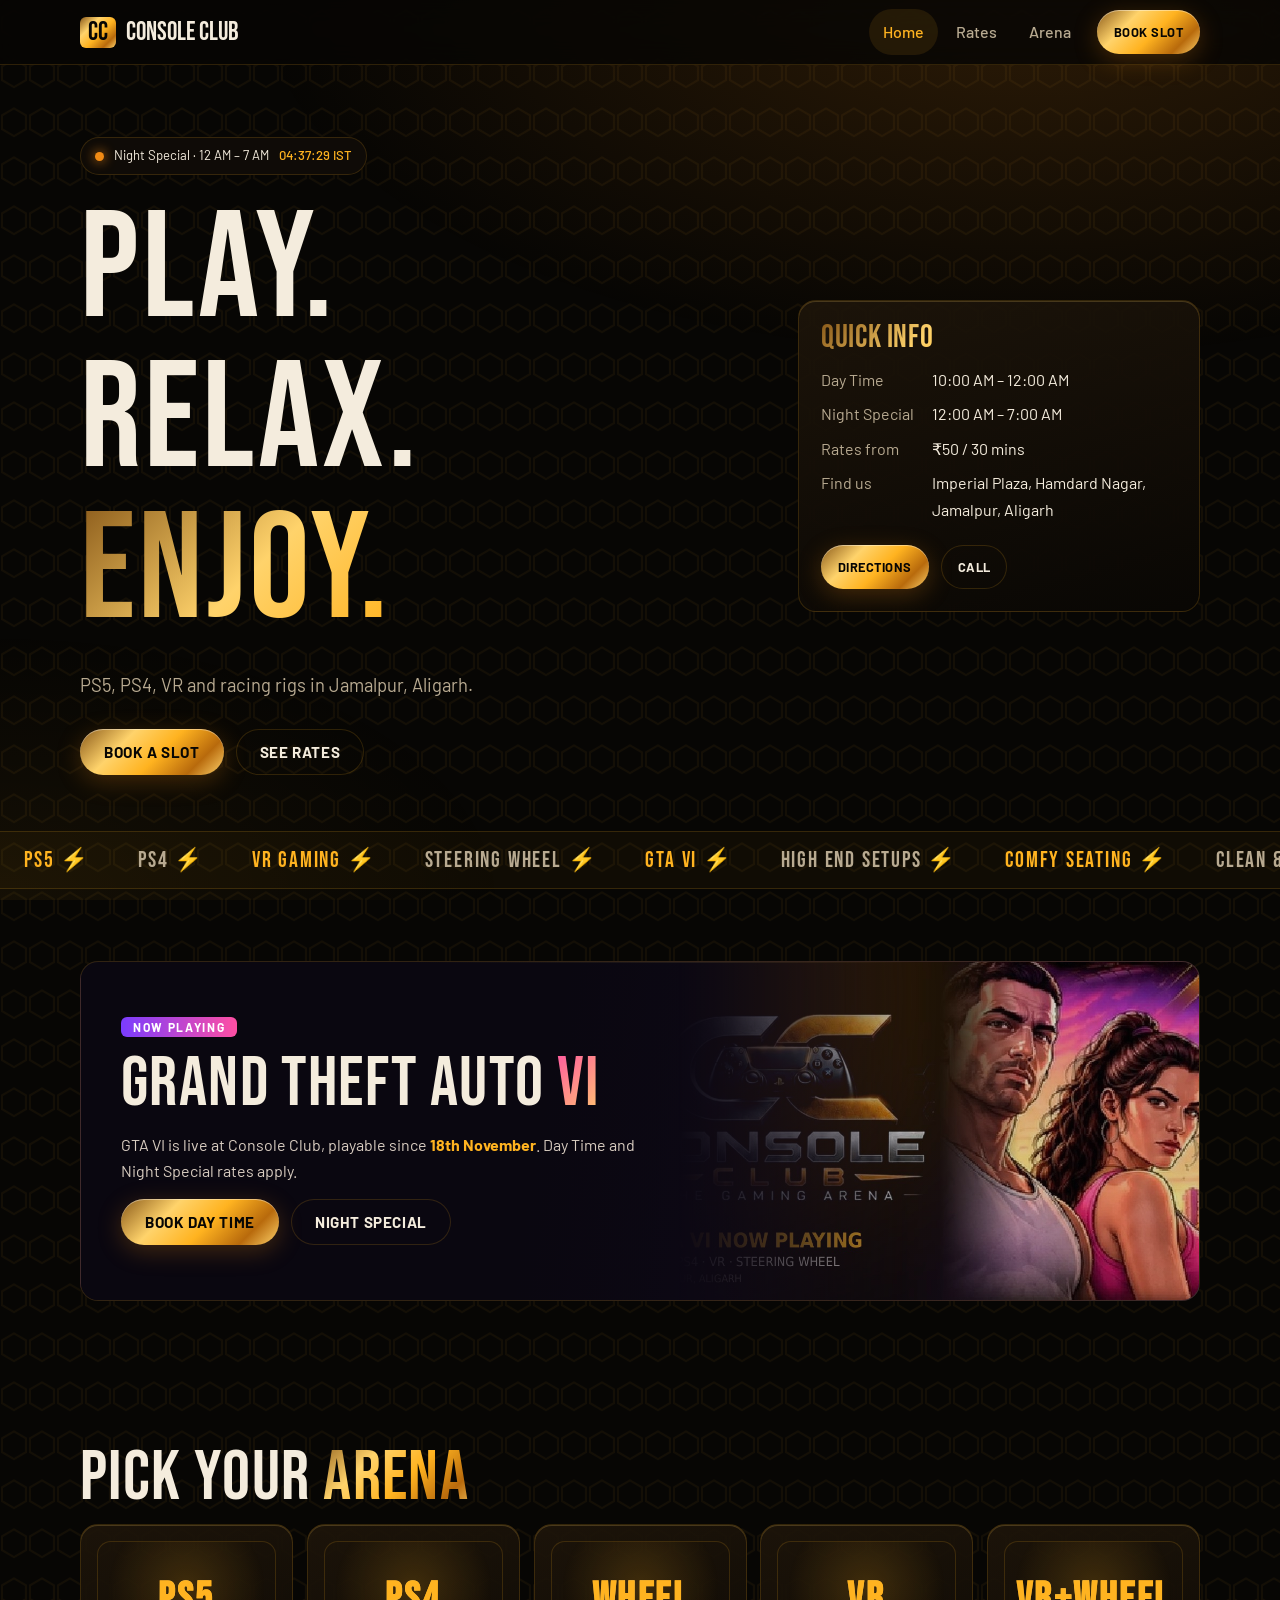
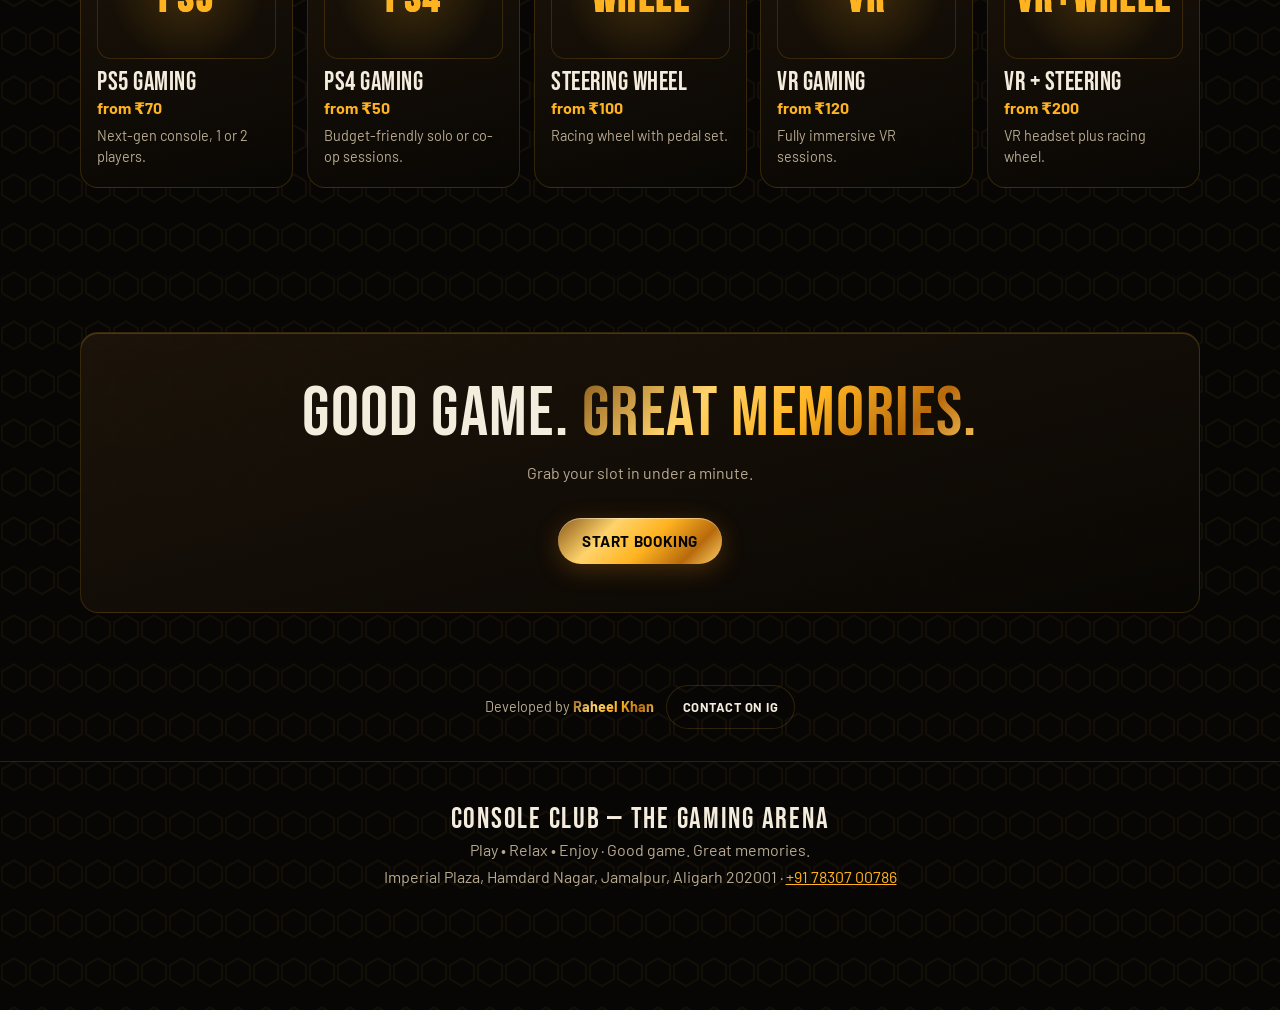
<file: index.html>
<!DOCTYPE html>
<html lang="en"><head><meta charset="utf-8"><meta name="viewport" content="width=device-width,initial-scale=1,viewport-fit=cover"><title>Console Club — The Gaming Arena | PS5, PS4, VR in Jamalpur, Aligarh</title><meta name="description" content="PS5, PS4, VR and racing rigs in Jamalpur, Aligarh. GTA VI now playing. Rates, booking and house rules."><meta name="theme-color" content="#070604">
<meta property="og:type" content="website"><meta property="og:site_name" content="Console Club"><meta property="og:locale" content="en_IN"><meta property="og:title" content="Console Club — The Gaming Arena | PS5, PS4, VR in Jamalpur, Aligarh"><meta property="og:description" content="PS5, PS4, VR and racing rigs in Jamalpur, Aligarh. GTA VI now playing. Rates, booking and house rules.">
<meta property="og:image" content="https://consoleclub.onrender.com/og-image.jpg"><meta property="og:image:width" content="1200"><meta property="og:image:height" content="630">
<meta name="twitter:card" content="summary_large_image"><meta name="twitter:title" content="Console Club — The Gaming Arena | PS5, PS4, VR in Jamalpur, Aligarh"><meta name="twitter:description" content="PS5, PS4, VR and racing rigs in Jamalpur, Aligarh. GTA VI now playing. Rates, booking and house rules.">
<link rel="preconnect" href="https://fonts.googleapis.com"><link rel="preconnect" href="https://fonts.gstatic.com" crossorigin><link href="https://fonts.googleapis.com/css2?family=Bebas+Neue&family=Barlow:wght@400;500;700&display=swap" rel="stylesheet"><link rel="stylesheet" href="style.css">
<script>document.documentElement.classList.add("js")</script></head>
<body data-page="home">
<noscript><div class="ns"><strong>Console Club — The Gaming Arena</strong><br>Imperial Plaza, opp. Darjeeling Food Point, beside Dawa India Outlet, Hamdard Nagar, Jamalpur, Aligarh, Uttar Pradesh 202001<br>Day Time 10:00 AM – 12:00 AM · Night Special 12:00 AM – 7:00 AM<br><a href="tel:+917830700786">+91 78307 00786</a> · <a href="https://wa.me/917830700786">WhatsApp</a> · <a href="https://maps.app.goo.gl/ecQEYEdN6ZVGn4866">Directions</a><br><a href="index.html">Home</a> · <a href="rates.html">Rates</a> · <a href="book.html">Book</a> · <a href="arena.html">Arena</a><br>Please enable JavaScript for live rates and online booking.</div></noscript>
<main>
<section class="w hero"><div>
<div class="badge" id="st"><i></i><span id="stT">Checking IST…</span><b id="clk">--:--:-- IST</b></div>
<h1 aria-label="Play. Relax. Enjoy."><span class="ln"><span>PLAY.</span></span><span class="ln"><span>RELAX.</span></span><span class="ln"><span class="gold">ENJOY.</span></span></h1>
<p class="sub">PS5, PS4, VR and racing rigs in Jamalpur, Aligarh.</p>
<div class="cta"><a class="btn" href="book.html">Book a slot</a><a class="btn gh" href="rates.html">See rates</a></div></div>
<aside class="info tilt flat" aria-label="Quick info"><h3 class="gold">QUICK INFO</h3>
<dl><dt>Day Time</dt><dd>10:00 AM – 12:00 AM</dd><dt>Night Special</dt><dd>12:00 AM – 7:00 AM</dd><dt>Rates from</dt><dd>₹50 / 30 mins</dd><dt>Find us</dt><dd>Imperial Plaza, Hamdard Nagar, Jamalpur, Aligarh</dd></dl>
<div class="cta"><a class="btn sm" data-dir target="_blank" rel="noopener">Directions</a><a class="btn gh sm" data-call>Call</a></div></aside></section>
<div class="mq" aria-hidden="true"><div id="mq"></div></div>
<section class="w"><div class="gta tilt flat rv"><img src="gta-hero.jpg" alt="" width="500" height="370" loading="lazy"><span class="tag">NOW PLAYING</span><h2>GRAND THEFT AUTO <span>VI</span></h2>
<p>GTA VI is live at Console Club, playable since <b>18th November</b>. Day Time and Night Special rates apply.</p>
<div class="cta"><a class="btn" href="book.html?s=day&amp;d=1">Book Day Time</a><a class="btn gh" href="book.html?s=night">Night Special</a></div></div></section>
<section class="w"><h2 class="rv">PICK YOUR <span class="gold">ARENA</span></h2><p class="swipe" aria-hidden="true">Swipe <i>→</i></p>
<div class="rail rv" data-gear></div></section>
<section class="w"><div class="tilt flat rv" style="text-align:center;padding:48px 20px"><h2>GOOD GAME. <span class="gold">GREAT MEMORIES.</span></h2><p class="lead" style="margin-inline:auto">Grab your slot in under a minute.</p><a class="btn" href="book.html">Start booking</a></div></section>
<div class="w" style="display:flex;justify-content:center;align-items:center;gap:12px;flex-wrap:wrap;padding:0 0 32px;color:var(--mu);font-size:.9rem"><span>Developed by <b class="gold" style="font-weight:700">Raheel Khan</b></span><a class="btn gh sm" href="https://www.instagram.com/not_your_rahi_/" target="_blank" rel="noopener">Contact on IG</a></div>
</main><script src="app.js"></script></body></html>
</file>
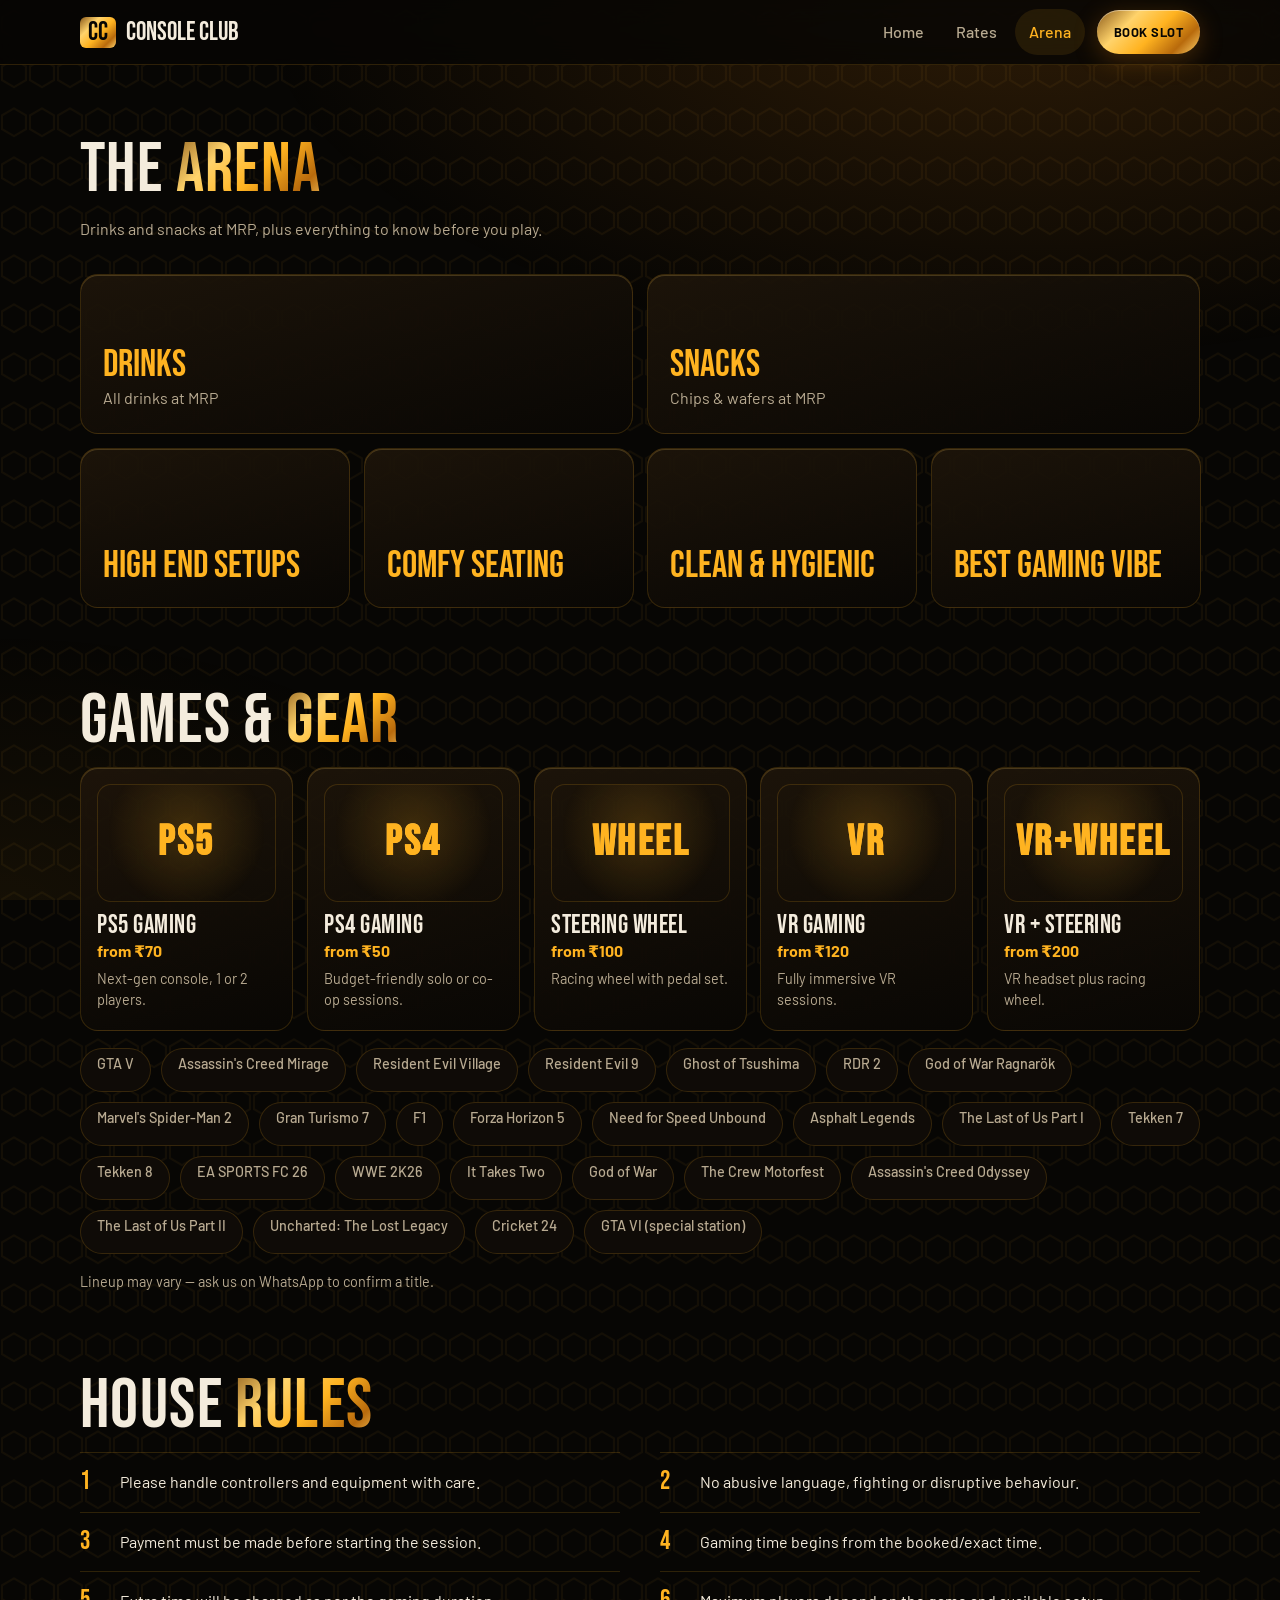
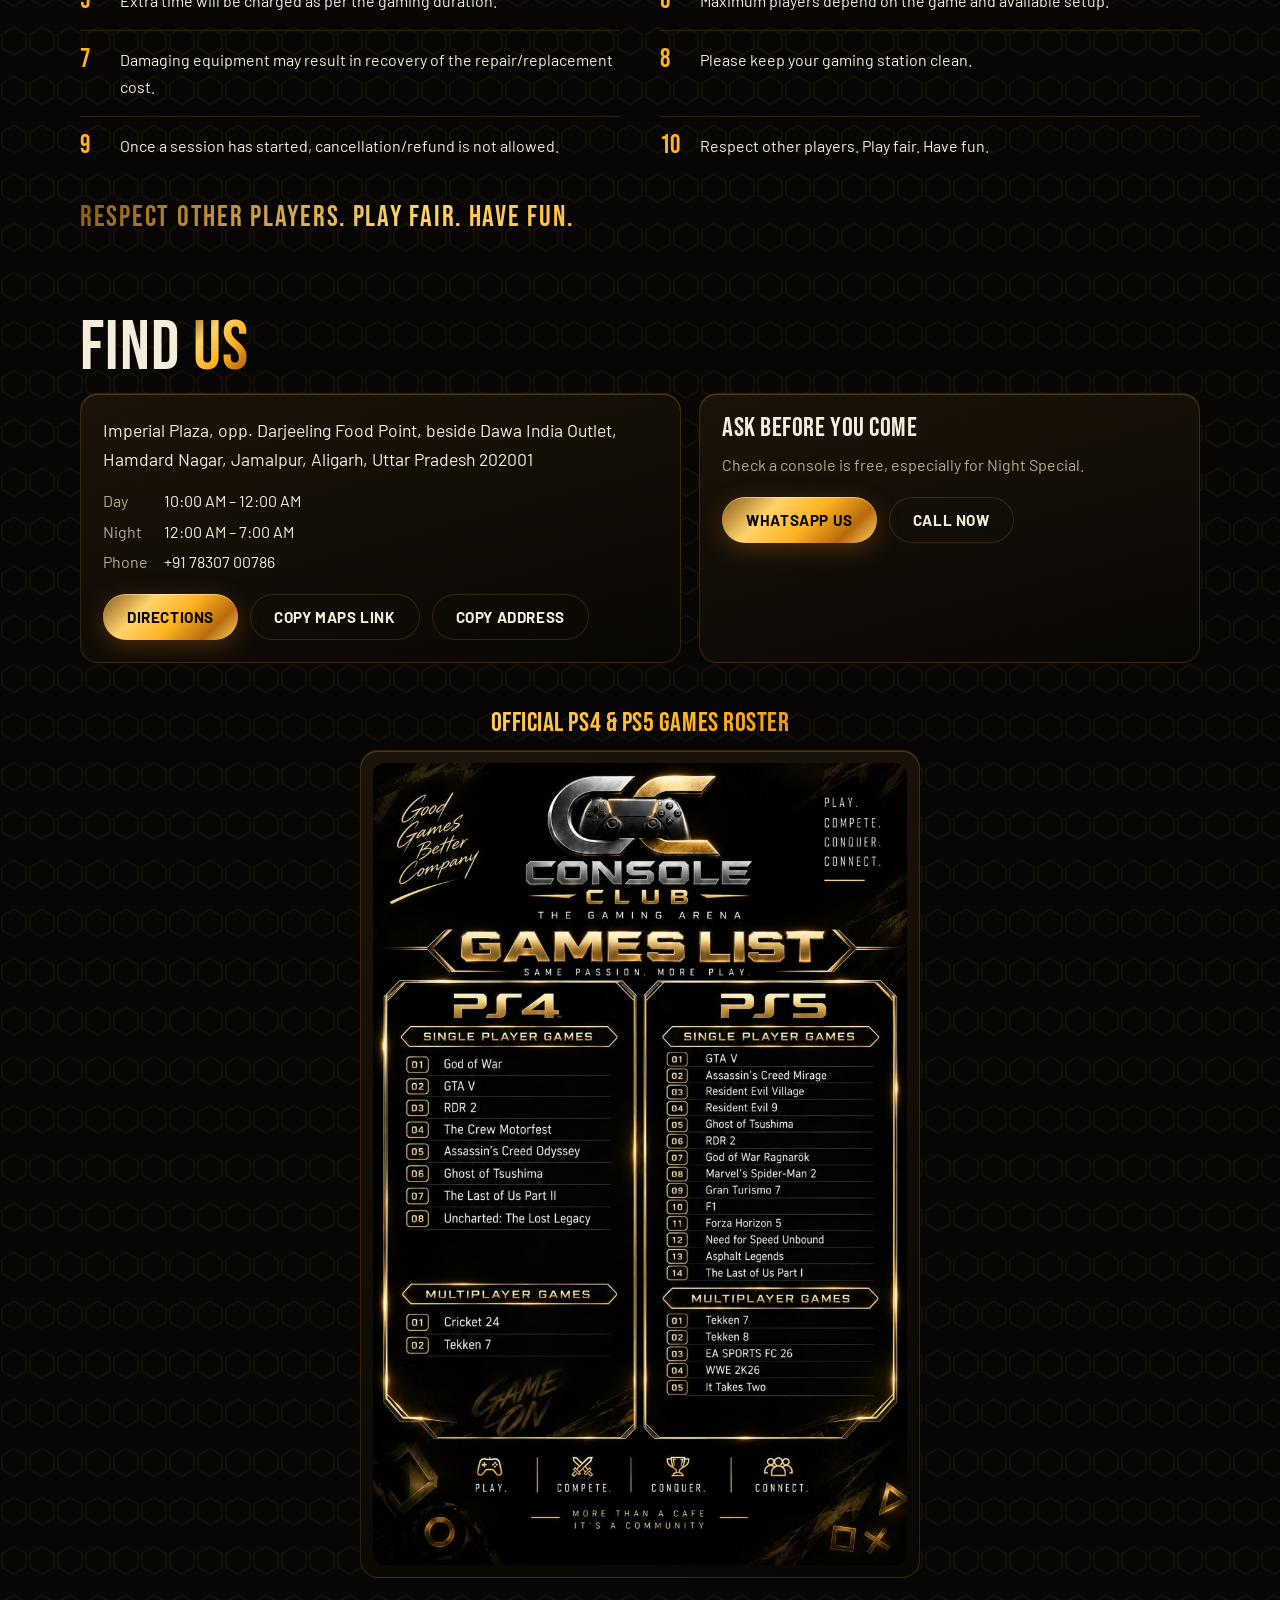
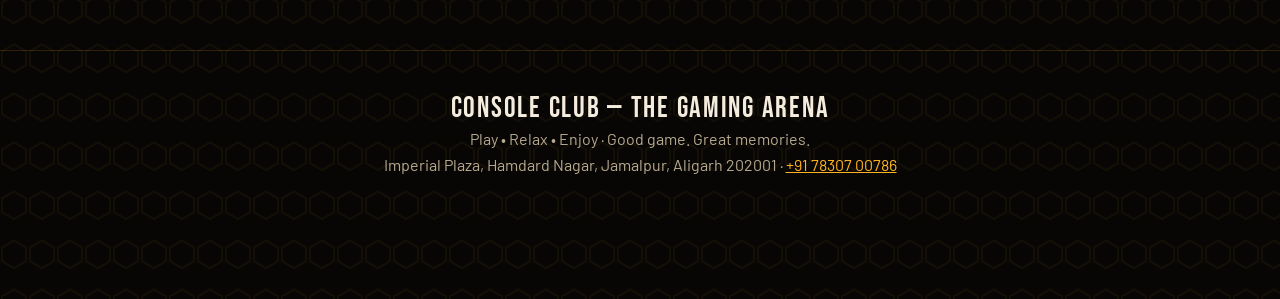
<file: arena.html>
<!DOCTYPE html>
<html lang="en"><head><meta charset="utf-8"><meta name="viewport" content="width=device-width,initial-scale=1,viewport-fit=cover"><title>The Arena — Games, Gear, House Rules & Location | Console Club</title><meta name="description" content="Games, gear, house rules and directions for Console Club, Jamalpur, Aligarh."><meta name="theme-color" content="#070604">
<meta property="og:type" content="website"><meta property="og:site_name" content="Console Club"><meta property="og:locale" content="en_IN"><meta property="og:title" content="The Arena — Games, Gear, House Rules & Location | Console Club"><meta property="og:description" content="Games, gear, house rules and directions for Console Club, Jamalpur, Aligarh.">
<meta property="og:image" content="https://consoleclub.onrender.com/og-image.jpg"><meta property="og:image:width" content="1200"><meta property="og:image:height" content="630">
<meta name="twitter:card" content="summary_large_image"><meta name="twitter:title" content="The Arena — Games, Gear, House Rules & Location | Console Club"><meta name="twitter:description" content="Games, gear, house rules and directions for Console Club, Jamalpur, Aligarh.">
<link rel="preconnect" href="https://fonts.googleapis.com"><link rel="preconnect" href="https://fonts.gstatic.com" crossorigin><link href="https://fonts.googleapis.com/css2?family=Bebas+Neue&family=Barlow:wght@400;500;700&display=swap" rel="stylesheet"><link rel="stylesheet" href="style.css">
<script>document.documentElement.classList.add("js")</script></head>
<body data-page="arena">
<noscript><div class="ns"><strong>Console Club — The Gaming Arena</strong><br>Imperial Plaza, opp. Darjeeling Food Point, beside Dawa India Outlet, Hamdard Nagar, Jamalpur, Aligarh, Uttar Pradesh 202001<br>Day Time 10:00 AM – 12:00 AM · Night Special 12:00 AM – 7:00 AM<br><a href="tel:+917830700786">+91 78307 00786</a> · <a href="https://wa.me/917830700786">WhatsApp</a> · <a href="https://maps.app.goo.gl/ecQEYEdN6ZVGn4866">Directions</a><br><a href="index.html">Home</a> · <a href="rates.html">Rates</a> · <a href="book.html">Book</a> · <a href="arena.html">Arena</a><br>Please enable JavaScript for live rates and online booking.</div></noscript>
<main class="w pg">
<h2>THE <span class="gold">ARENA</span></h2><p class="lead">Drinks and snacks at MRP, plus everything to know before you play.</p>
<div class="bento rv"><div class="tilt wd"><em>DRINKS</em><p>All drinks at MRP</p></div><div class="tilt wd"><em>SNACKS</em><p>Chips &amp; wafers at MRP</p></div>
<div class="tilt"><em>HIGH END SETUPS</em></div><div class="tilt"><em>COMFY SEATING</em></div><div class="tilt"><em>CLEAN &amp; HYGIENIC</em></div><div class="tilt"><em>BEST GAMING VIBE</em></div></div>
<h2 id="games" style="margin-top:80px">GAMES &amp; <span class="gold">GEAR</span></h2><p class="swipe" aria-hidden="true">Swipe <i>→</i></p>
<div class="rail rv" data-gear></div>
<div class="chips" id="lib" style="margin-top:16px"></div><p class="note">Lineup may vary — ask us on WhatsApp to confirm a title.</p>
<h2 style="margin-top:80px">HOUSE <span class="gold">RULES</span></h2><ol class="rules rv" id="rules"></ol><p class="fair gold">Respect other players. Play Fair. Have Fun.</p>
<h2 style="margin-top:80px">FIND <span class="gold">US</span></h2>
<div class="loc rv"><div class="tilt flat"><address>Imperial Plaza, opp. Darjeeling Food Point, beside Dawa India Outlet, Hamdard Nagar, Jamalpur, Aligarh, Uttar Pradesh 202001</address>
<dl><dt>Day</dt><dd>10:00 AM – 12:00 AM</dd><dt>Night</dt><dd>12:00 AM – 7:00 AM</dd><dt>Phone</dt><dd id="ph"></dd></dl>
<div class="cta"><a class="btn" data-dir target="_blank" rel="noopener">Directions</a><button class="btn gh" id="cpm">Copy Maps link</button><button class="btn gh" id="cpa">Copy address</button></div></div>
<div class="tilt flat"><h3>ASK BEFORE YOU COME</h3><p class="lead" style="margin:10px 0 18px">Check a console is free, especially for Night Special.</p><div class="cta"><a class="btn" data-wa target="_blank" rel="noopener">WhatsApp us</a><a class="btn gh" id="call">Call now</a></div></div></div>

<div style="margin-top:48px;text-align:center" class="rv">
  <h3 class="gold" style="margin-bottom:14px">OFFICIAL PS4 &amp; PS5 GAMES ROSTER</h3>
  <div class="tilt flat" style="max-width:560px;margin:0 auto;padding:12px"><img src="games-poster.jpg" alt="Console Club Games List" style="width:100%;border-radius:12px;display:block"></div>
</div>
</main><script src="app.js"></script></body></html>
</file>
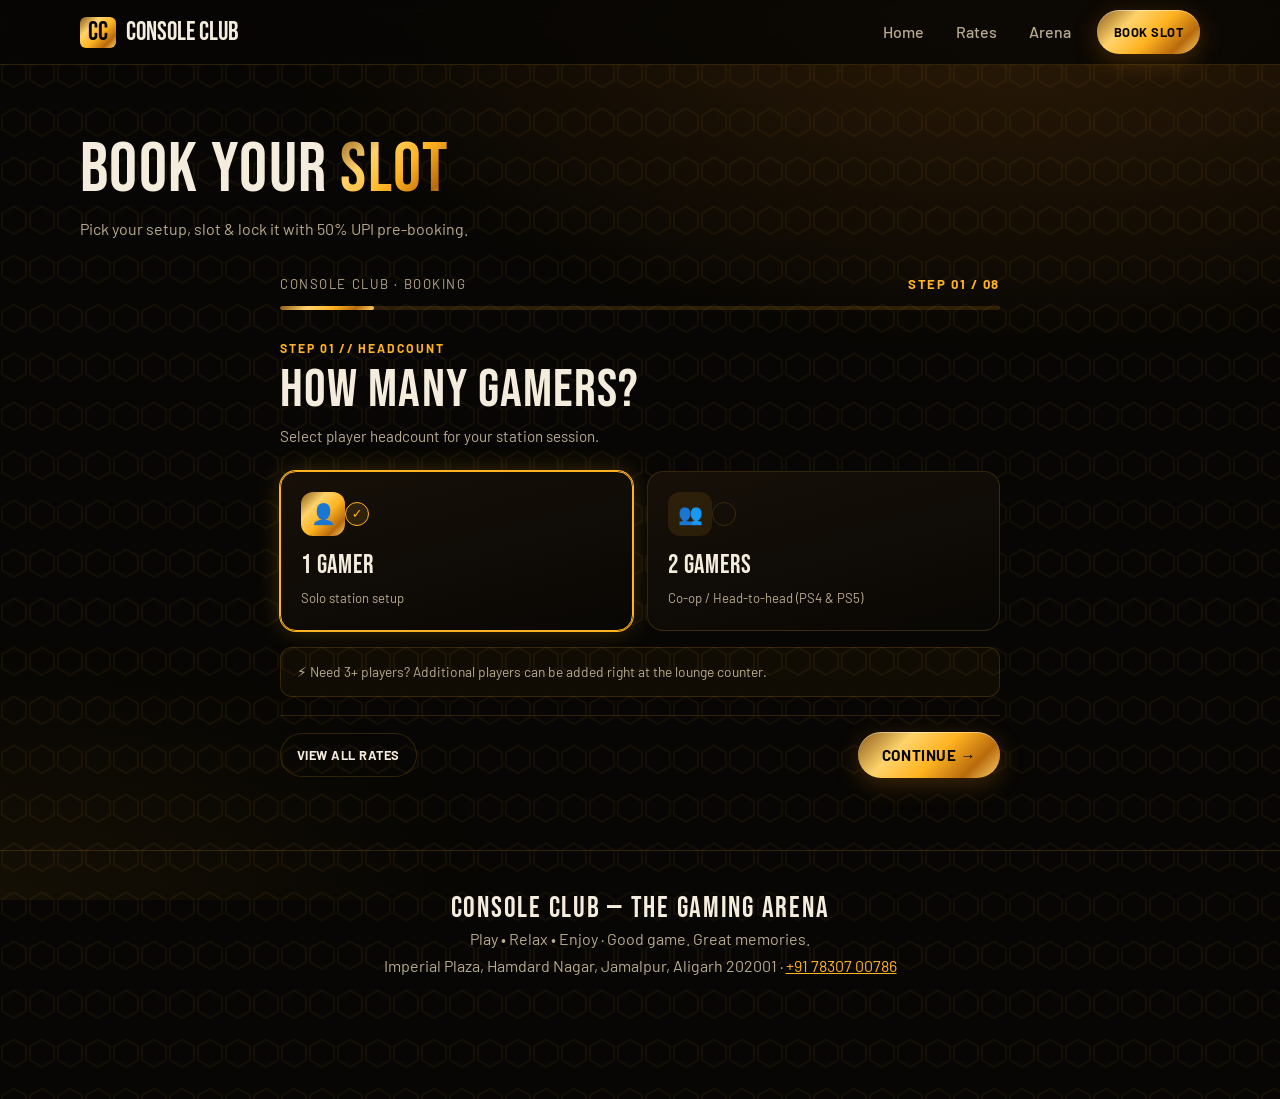
<file: book.html>
<!DOCTYPE html>
<html lang="en"><head><meta charset="utf-8"><meta name="viewport" content="width=device-width,initial-scale=1,viewport-fit=cover"><title>Book a Slot — Console Club</title><meta name="description" content="Book your Console Club gaming slot in a few quick steps, with 50% UPI pre-booking."><meta name="theme-color" content="#070604">
<meta property="og:type" content="website"><meta property="og:site_name" content="Console Club"><meta property="og:locale" content="en_IN"><meta property="og:title" content="Book a Slot — Console Club"><meta property="og:description" content="Book your Console Club gaming slot in a few quick steps, with 50% UPI pre-booking.">
<meta property="og:image" content="https://consoleclub.onrender.com/og-image.jpg"><meta property="og:image:width" content="1200"><meta property="og:image:height" content="630">
<meta name="twitter:card" content="summary_large_image"><meta name="twitter:title" content="Book a Slot — Console Club"><meta name="twitter:description" content="Book your Console Club gaming slot in a few quick steps, with 50% UPI pre-booking.">
<link rel="preconnect" href="https://fonts.googleapis.com"><link rel="preconnect" href="https://fonts.gstatic.com" crossorigin><link href="https://fonts.googleapis.com/css2?family=Bebas+Neue&family=Barlow:wght@400;500;700&display=swap" rel="stylesheet"><link rel="stylesheet" href="style.css">
<script>document.documentElement.classList.add("js")</script></head>
<body data-page="book">
<noscript><div class="ns"><strong>Console Club — The Gaming Arena</strong><br>Imperial Plaza, opp. Darjeeling Food Point, beside Dawa India Outlet, Hamdard Nagar, Jamalpur, Aligarh, Uttar Pradesh 202001<br>Day Time 10:00 AM – 12:00 AM · Night Special 12:00 AM – 7:00 AM<br><a href="tel:+917830700786">+91 78307 00786</a> · <a href="https://wa.me/917830700786">WhatsApp</a> · <a href="https://maps.app.goo.gl/ecQEYEdN6ZVGn4866">Directions</a><br><a href="index.html">Home</a> · <a href="rates.html">Rates</a> · <a href="book.html">Book</a> · <a href="arena.html">Arena</a><br>Please enable JavaScript for live rates and online booking.</div></noscript>
<main class="w pg"><h2>BOOK YOUR <span class="gold">SLOT</span></h2><p class="lead">Pick your setup, slot & lock it with 50% UPI pre-booking.</p><div id="app"><p class="note">Loading booking…</p></div></main><script src="app.js"></script></body></html>
</file>
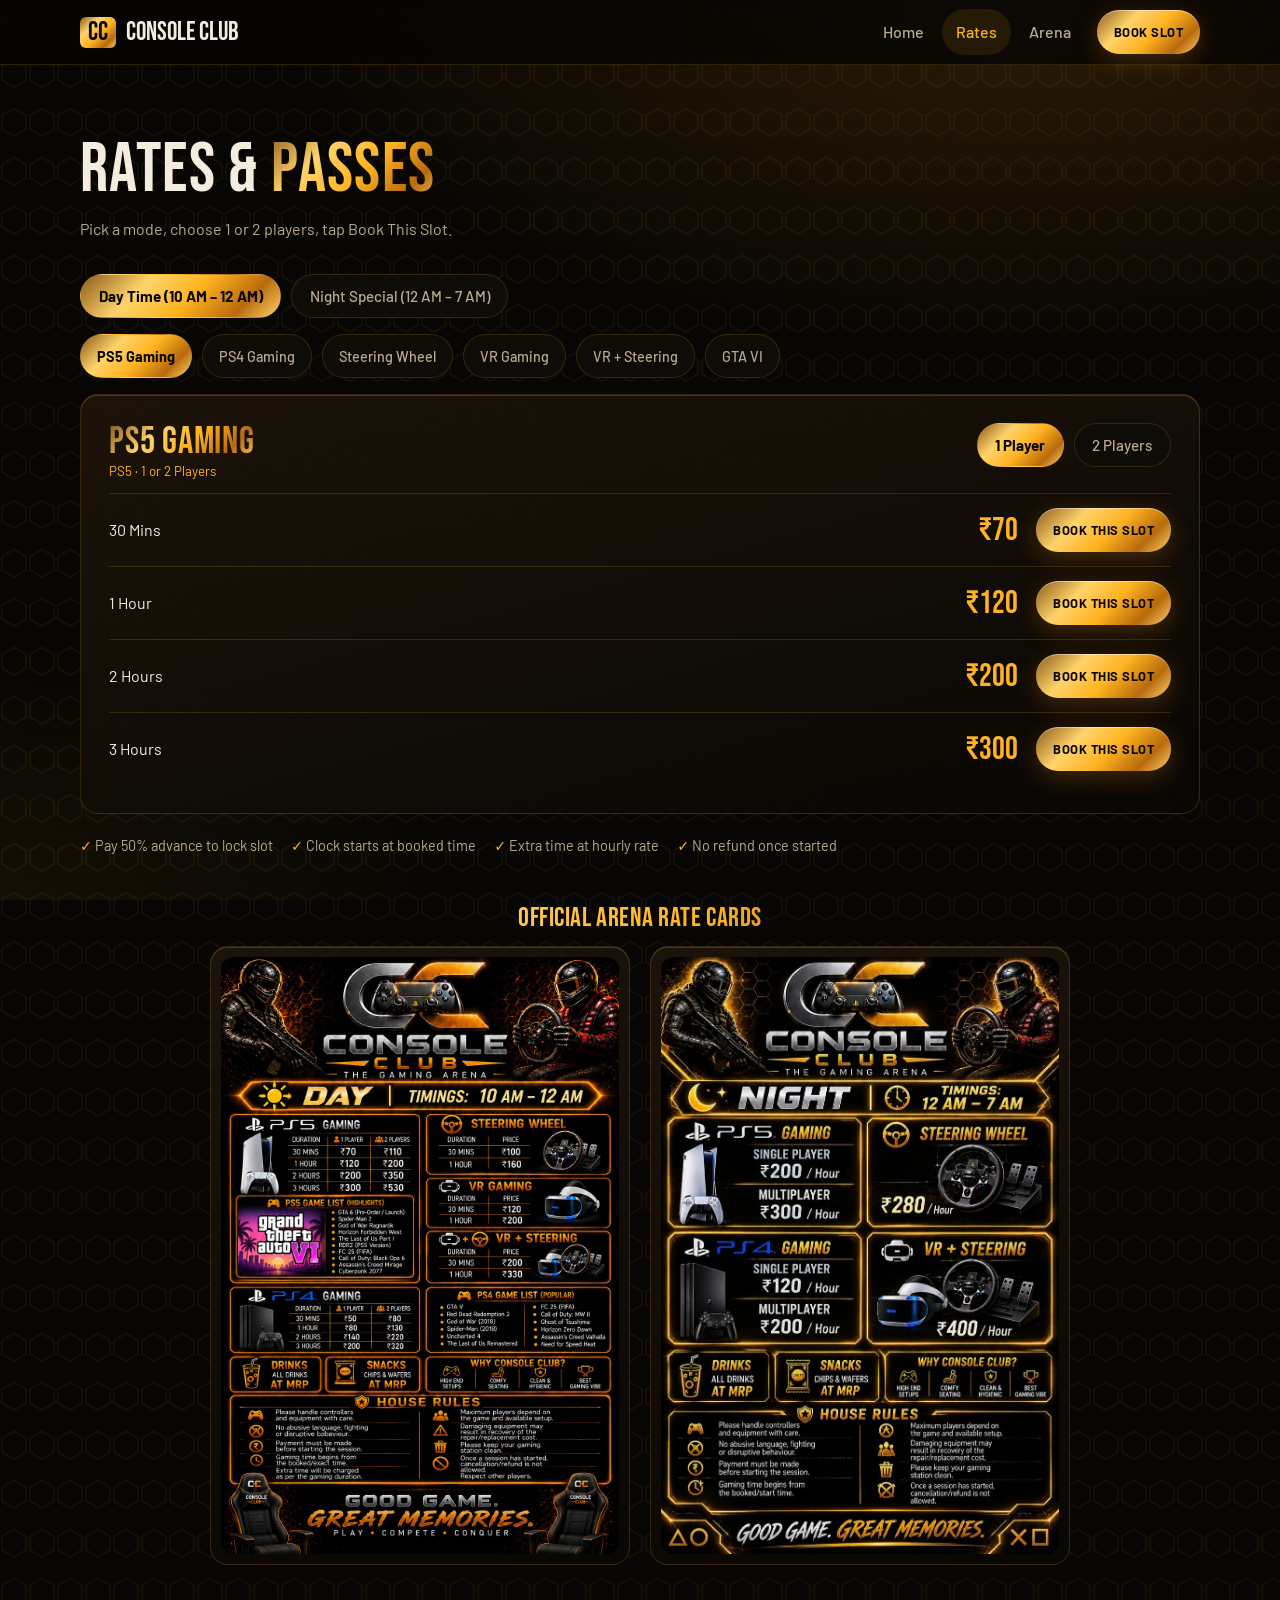
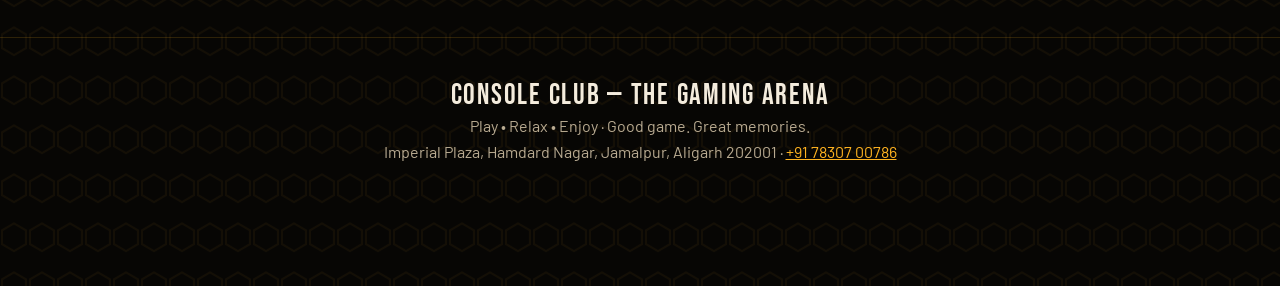
<file: rates.html>
<!DOCTYPE html>
<html lang="en"><head><meta charset="utf-8"><meta name="viewport" content="width=device-width,initial-scale=1,viewport-fit=cover"><title>Rates & Passes — Console Club, Jamalpur Aligarh</title><meta name="description" content="PS5, PS4, steering wheel, VR, Day Time and Night Special rates at Console Club."><meta name="theme-color" content="#070604">
<meta property="og:type" content="website"><meta property="og:site_name" content="Console Club"><meta property="og:locale" content="en_IN"><meta property="og:title" content="Rates & Passes — Console Club, Jamalpur Aligarh"><meta property="og:description" content="PS5, PS4, steering wheel, VR, Day Time and Night Special rates at Console Club.">
<meta property="og:image" content="https://consoleclub.onrender.com/og-image.jpg"><meta property="og:image:width" content="1200"><meta property="og:image:height" content="630">
<meta name="twitter:card" content="summary_large_image"><meta name="twitter:title" content="Rates & Passes — Console Club, Jamalpur Aligarh"><meta name="twitter:description" content="PS5, PS4, steering wheel, VR, Day Time and Night Special rates at Console Club.">
<link rel="preconnect" href="https://fonts.googleapis.com"><link rel="preconnect" href="https://fonts.gstatic.com" crossorigin><link href="https://fonts.googleapis.com/css2?family=Bebas+Neue&family=Barlow:wght@400;500;700&display=swap" rel="stylesheet"><link rel="stylesheet" href="style.css">
<script>document.documentElement.classList.add("js")</script></head>
<body data-page="rates">
<noscript><div class="ns"><strong>Console Club — The Gaming Arena</strong><br>Imperial Plaza, opp. Darjeeling Food Point, beside Dawa India Outlet, Hamdard Nagar, Jamalpur, Aligarh, Uttar Pradesh 202001<br>Day Time 10:00 AM – 12:00 AM · Night Special 12:00 AM – 7:00 AM<br><a href="tel:+917830700786">+91 78307 00786</a> · <a href="https://wa.me/917830700786">WhatsApp</a> · <a href="https://maps.app.goo.gl/ecQEYEdN6ZVGn4866">Directions</a><br><a href="index.html">Home</a> · <a href="rates.html">Rates</a> · <a href="book.html">Book</a> · <a href="arena.html">Arena</a><br>Please enable JavaScript for live rates and online booking.</div></noscript>
<main class="w pg"><h2>RATES &amp; <span class="gold">PASSES</span></h2><p class="lead">Pick a mode, choose 1 or 2 players, tap Book This Slot.</p><div id="app"><p class="note">Loading rates…</p></div>
<div style="margin-top:48px;text-align:center" class="rv">
  <h3 class="gold" style="margin-bottom:14px">OFFICIAL ARENA RATE CARDS</h3>
  <div style="display:grid;grid-template-columns:repeat(auto-fit,minmax(280px,1fr));gap:20px;max-width:860px;margin:0 auto">
    <div class="tilt flat" style="padding:10px"><img src="arena-poster.jpg" alt="Console Club Day Rates" style="width:100%;border-radius:12px;display:block"></div>
    <div class="tilt flat" style="padding:10px"><img src="rates-poster.jpg" alt="Console Club Night Rates" style="width:100%;border-radius:12px;display:block"></div>
  </div>
</div>
</main><script src="app.js"></script></body></html>
</file>
<file: style.css>
/* Console Club — stylesheet. Palette from the posters: black, gold, amber, chrome. */
/* 1. Tokens & base */
:root{--bg:#070604;--s1:#0f0b07;--ln:rgba(255,179,32,.16);--g:#FFB320;--a:#F08A14;--tx:#F4ECDD;--mu:#B8AA91;--e:cubic-bezier(.16,1,.3,1);
--gold:linear-gradient(135deg,#8a5a1a,#ffd36b 30%,#ffb320 55%,#b86a0c 80%,#ffd36b);
--hex:url("data:image/svg+xml,%3Csvg xmlns='http://www.w3.org/2000/svg' width='28' height='49' viewBox='0 0 28 49'%3E%3Cpath d='M13.99 9.25l13 7.5v15l-13 7.5L1 31.75v-15l12.99-7.5zM3 17.9v12.7l10.99 6.34 11-6.34V17.9l-11-6.34L3 17.9z' fill='%23FFB320' fill-opacity='.05'/%3E%3C/svg%3E");
--cf:radial-gradient(#000 15%,transparent 16%) 0 0/8px 8px,radial-gradient(#000 15%,transparent 16%) 4px 4px/8px 8px,radial-gradient(rgba(255,255,255,.09) 15%,transparent 20%) 0 1px/8px 8px,radial-gradient(rgba(255,255,255,.09) 15%,transparent 20%) 4px 5px/8px 8px}
*{box-sizing:border-box;margin:0;-webkit-tap-highlight-color:transparent}
html{scroll-behavior:smooth;scroll-padding:76px 0 120px}
body{background:var(--bg) var(--hex);color:var(--tx);font:400 1rem/1.65 Barlow,system-ui,sans-serif;overflow-x:hidden;animation:fi .25s var(--e)}
body:before{content:"";position:fixed;inset:0;z-index:-1;pointer-events:none;background:radial-gradient(60% 40% at 80% 0,rgba(240,138,20,.16),transparent),radial-gradient(40% 30% at 0 100%,rgba(255,179,32,.06),transparent)}
@keyframes fi{from{opacity:0}}@keyframes fo{to{opacity:0}}
@view-transition{navigation:auto}
::view-transition-old(root){animation:fo .22s ease both}::view-transition-new(root){animation:fi .4s var(--e) both}
[hidden]{display:none!important}
.w{width:min(1120px,100% - 36px);margin-inline:auto}
section,.pg{padding:72px 0}
h1,h2,h3{font:400 1rem 'Bebas Neue',sans-serif;line-height:.95;letter-spacing:.02em}
h2{font-size:clamp(2.6rem,8vw,4.4rem);margin-bottom:12px}h3{font-size:1.7rem}
.gold{background:var(--gold);-webkit-background-clip:text;background-clip:text;color:transparent}
.lead{color:var(--mu);max-width:52ch;margin-bottom:32px}.note{color:var(--mu);font-size:.9rem;margin-top:12px}
a{color:var(--g)}:focus-visible{outline:2px solid var(--g);outline-offset:3px}
.skip{position:absolute;left:12px;top:-60px;z-index:1000;background:var(--g);color:#070604;padding:8px 14px;border-radius:8px;font-weight:700;transition:top .18s}.skip:focus{top:8px}
.ns{padding:24px;margin:16px;border:1px solid var(--ln);border-radius:14px;background:var(--s1);line-height:1.8}

/* 2. Buttons */
.btn{display:inline-flex;align-items:center;justify-content:center;gap:8px;min-height:46px;background:var(--gold);color:#070604;font:700 .95rem Barlow,sans-serif;letter-spacing:.04em;text-transform:uppercase;padding:.8rem 1.5rem;border:0;border-radius:999px;cursor:pointer;text-decoration:none;touch-action:manipulation;box-shadow:0 6px 24px rgba(240,138,20,.25),inset 0 1px 0 rgba(255,255,255,.4);transition:transform .18s var(--e),opacity .18s}
.btn:hover{transform:translateY(-2px)}.btn:active{transform:scale(.97)}
.btn.gh{background:transparent;color:var(--tx);box-shadow:inset 0 0 0 1px var(--ln)}
.btn.sm{min-height:44px;padding:.5rem 1.05rem;font-size:.8rem}.btn[disabled]{opacity:.5;pointer-events:none}
.cta{display:flex;gap:12px;flex-wrap:wrap}
.lnk{background:none;border:0;color:var(--g);font:500 .9rem Barlow;cursor:pointer;text-decoration:underline;padding:0 8px;min-height:44px;display:inline-flex;align-items:center}

/* 3. Header, footer, dock, toast */
.hd{position:sticky;top:0;z-index:30;background:rgba(7,6,4,.82);backdrop-filter:blur(14px);-webkit-backdrop-filter:blur(14px);border-bottom:1px solid var(--ln);padding-top:env(safe-area-inset-top,0)}
.hd .w{display:flex;justify-content:space-between;align-items:center;height:64px}
.lg{display:flex;align-items:center;gap:10px;text-decoration:none;color:var(--tx);font:1.6rem 'Bebas Neue'}
.lg i{font-style:normal;background:var(--gold);color:#070604;padding:0 8px;border-radius:6px}
.nv{display:flex;gap:4px;align-items:center}
.nv a:not(.btn){color:var(--mu);text-decoration:none;padding:10px 14px;border-radius:999px;font-weight:500;transition:color .18s,background .18s}
.nv a:not(.btn):hover,.nv a.on{color:var(--g)}.nv a.on{background:rgba(255,179,32,.1)}.nv .btn{margin-left:8px}
footer{border-top:1px solid var(--ln);padding:40px 0 120px;color:var(--mu);text-align:center}
footer .fl{font:1.8rem 'Bebas Neue';color:var(--tx);letter-spacing:.06em}
.dock{display:none}
.toast{position:fixed;left:50%;bottom:calc(96px + env(safe-area-inset-bottom,0px));z-index:60;background:var(--gold);color:#070604;font-weight:700;padding:.7rem 1.2rem;border-radius:999px;transform:translate(-50%,20px);opacity:0;pointer-events:none;transition:transform .3s var(--e),opacity .3s var(--e)}.toast.on{transform:translate(-50%,0);opacity:1}

/* 4. Hero */
.hero{display:grid;grid-template-columns:1.25fr .75fr;gap:48px;align-items:center;padding:72px 0 56px}
.info{padding:28px}.info h3{font-size:2rem;margin-bottom:14px}
.info dl{display:grid;grid-template-columns:auto 1fr;gap:8px 18px;color:var(--mu);margin-bottom:22px}.info dd{color:var(--tx);margin:0}
.badge{display:inline-flex;align-items:center;gap:10px;min-height:38px;padding:6px 14px;border:1px solid var(--ln);border-radius:999px;background:var(--s1);font-size:.82rem}
.badge i{width:9px;height:9px;border-radius:50%;background:var(--mu)}
.badge.day i,.badge.night i{background:var(--g);box-shadow:0 0 12px var(--g);animation:pl 2s infinite}.badge.night i{background:var(--a);box-shadow:0 0 12px var(--a)}
.badge b{color:var(--g);font-weight:500}@keyframes pl{50%{opacity:.35}}
h1{font-size:clamp(4rem,15vw,9.5rem);margin:24px 0 20px}
.ln{display:block;overflow:hidden;padding-bottom:.04em}
.ln>span{display:block;transform:translateY(110%);animation:rs .55s var(--e) forwards .02s}.ln:nth-child(2)>span{animation-delay:.08s}.ln:nth-child(3)>span{animation-delay:.14s}
@keyframes rs{to{transform:none}}
.sub{color:var(--mu);font-size:1.15rem;max-width:44ch;margin-bottom:28px}

/* 5. Cards (tilt), marquee, GTA banner */
.tilt{position:relative;background:linear-gradient(165deg,rgba(30,21,10,.92),rgba(9,7,4,.96));border:1px solid var(--ln);border-radius:18px;padding:22px;overflow:hidden;isolation:isolate;box-shadow:inset 0 1px 0 rgba(255,211,107,.2);transform:perspective(800px) rotateX(var(--rx,0deg)) rotateY(var(--ry,0deg));transition:transform .35s var(--e),border-color .2s}
.tilt:before{content:"";position:absolute;inset:0;z-index:-1;opacity:0;transition:opacity .3s;background:radial-gradient(320px circle at var(--mx,50%) var(--my,50%),rgba(255,179,32,.2),transparent 65%)}
.tilt:hover{border-color:rgba(255,179,32,.55);transition:transform .12s linear,border-color .2s}.tilt:hover:before{opacity:1}
.tilt.flat{transform:none}
button.tilt{color:var(--tx);font:inherit;text-align:left;cursor:pointer;width:100%}
.mq{overflow:hidden;border-block:1px solid var(--ln);padding:14px 0;background:rgba(255,179,32,.04)}
.mq div{display:flex;width:max-content;animation:mq 40s linear infinite}.mq:hover div{animation-play-state:paused}
.mq span{font:1.4rem 'Bebas Neue';letter-spacing:.08em;color:var(--mu);padding:0 24px;white-space:nowrap}.mq span:nth-child(odd){color:var(--g)}
@keyframes mq{to{transform:translateX(-50%)}}
.tag{display:inline-block;font:700 .75rem Barlow;letter-spacing:.14em;background:linear-gradient(90deg,#7a3cff,#ff4fa3);color:#fff;padding:3px 12px;border-radius:6px;width:max-content}
.gta{display:grid;gap:14px;padding:40px;min-height:340px;align-content:center;background:linear-gradient(100deg,#0a0710 40%,#1b0f2e)}
.gta>*{position:relative;z-index:1;max-width:520px}.gta h2{margin:0}.gta h2 span{background:linear-gradient(135deg,#ff4fa3,#ffd36b);-webkit-background-clip:text;background-clip:text;color:transparent}
.gta p{color:#d8ccc0}.gta b{color:var(--g)}
.gta:after{content:"";position:absolute;inset:0;z-index:0;pointer-events:none;background:linear-gradient(90deg,#0a0710 30%,rgba(10,7,16,.15) 75%)}
.gta img{position:absolute;right:0;top:0;height:100%;width:62%;object-fit:cover;object-position:60% 30%;z-index:0;-webkit-mask-image:linear-gradient(90deg,transparent,#000 45%);mask-image:linear-gradient(90deg,transparent,#000 45%)}

/* 6. Gear cards, gallery */
.rail{display:grid;grid-template-columns:repeat(auto-fit,minmax(200px,1fr));gap:14px}
.swipe{display:none}
@keyframes nudge{50%{transform:translateX(5px)}}
.gc{display:block;text-decoration:none;color:var(--tx);padding:16px 16px 20px}
.gi{aspect-ratio:4/3;display:grid;place-items:center;margin-bottom:12px}.gi img{max-width:100%;max-height:100%;object-fit:contain;mix-blend-mode:screen}
.gc h3{font-size:1.6rem}.gc span{color:var(--g);font-weight:700}.gc p{color:var(--mu);font-size:.9rem;line-height:1.45;margin-top:4px}
.gal{display:grid;grid-template-columns:repeat(auto-fit,minmax(240px,1fr));gap:14px}
.gal img{width:100%;aspect-ratio:4/3;object-fit:cover;border-radius:16px;border:1px solid var(--ln)}

/* 7. Rates */
.tabs,.chips,.seg{display:flex;gap:10px;flex-wrap:wrap;margin-bottom:16px}
.tb{font:500 .95rem Barlow;color:var(--mu);background:var(--s1);border:1px solid var(--ln);border-radius:999px;min-height:44px;padding:.5rem 1.1rem;cursor:pointer;touch-action:manipulation;transition:background .18s,color .18s}
.tb[aria-pressed=true]{background:var(--gold);color:#070604;border-color:transparent;font-weight:700}.tb.st{cursor:default}
.chips .tb{min-height:44px;padding:.4rem 1rem;font-size:.9rem}
.panel{padding:28px}.ph{display:flex;justify-content:space-between;align-items:center;gap:14px;flex-wrap:wrap;margin-bottom:10px}
.ph h3{font-size:2.4rem}.ph small{display:block;color:var(--g)}.ph .th{width:92px;height:70px;object-fit:contain;mix-blend-mode:screen}
.rows{list-style:none;padding:0;min-height:276px}
.row{display:grid;grid-template-columns:1fr auto auto;gap:18px;align-items:center;padding:14px 0;border-top:1px solid var(--ln);min-height:69px}
.row b,.opt b{font:400 2rem 'Bebas Neue';color:var(--g)}.big{font:400 clamp(4rem,14vw,7rem)/1 'Bebas Neue'}
.facts{display:flex;flex-wrap:wrap;gap:8px 18px;margin-top:20px;color:var(--mu);font-size:.9rem}.facts span:before{content:"✓ ";color:var(--g)}

/* 8. Booking: stepper, options, form, sticky bar, ticket */
.stp{list-style:none;padding:0;display:grid;grid-template-columns:repeat(4,1fr);gap:8px;margin-bottom:26px}
.stp li{color:var(--mu);font-size:.85rem;border-top:3px solid var(--ln);padding-top:8px;transition:border-color .3s,color .3s}
.stp b{font:1.3rem 'Bebas Neue';margin-right:6px}.stp .cur,.stp .done{color:var(--g);border-color:var(--g)}
.stg{animation:up .5s var(--e)}@keyframes up{from{opacity:0;transform:translateY(16px)}}
.opts{display:grid;grid-template-columns:repeat(auto-fit,minmax(200px,1fr));gap:12px;margin-bottom:20px}
.opt{display:flex;justify-content:space-between;align-items:center;gap:10px;min-height:64px}.opt span{color:var(--mu)}
.opt.sel{border-color:var(--g);box-shadow:0 0 0 1px var(--g),0 0 24px rgba(255,179,32,.25)}
label{display:block;font-size:.85rem;color:var(--mu);margin-bottom:12px}
input{width:100%;min-height:48px;margin-top:5px;background:var(--bg);color:var(--tx);border:1px solid var(--ln);border-radius:12px;padding:.8rem .9rem;font:400 1rem Barlow;color-scheme:dark}
input:focus{outline:2px solid var(--g);outline-offset:1px}.two{display:grid;grid-template-columns:1fr 1fr;gap:12px}
.err{color:#ff7a8a;min-height:1.4em;font-size:.9rem}
.bar2{position:sticky;bottom:calc(12px + env(safe-area-inset-bottom,0px));z-index:20;display:flex;justify-content:space-between;align-items:center;gap:10px;margin-top:16px;padding:8px;background:rgba(15,11,7,.96);border:1px solid var(--ln);border-radius:999px}
.bar2 .mt{font:2rem/1 'Bebas Neue';color:var(--g)}.bar2 .btn{flex:1}
.tk{max-width:440px;margin:0 auto 20px;filter:drop-shadow(0 18px 40px rgba(240,138,20,.18))}
.tk-m,.tk-s{padding:22px 24px;border:1px solid var(--ln);background:linear-gradient(160deg,#2a1b09,#0d0a06)}
.tk-m{border-bottom:0;border-radius:20px 20px 0 0;-webkit-mask:radial-gradient(11px at 0 100%,#0000 97%,#000) left/51% 100% no-repeat,radial-gradient(11px at 100% 100%,#0000 97%,#000) right/51% 100% no-repeat;mask:radial-gradient(11px at 0 100%,#0000 97%,#000) left/51% 100% no-repeat,radial-gradient(11px at 100% 100%,#0000 97%,#000) right/51% 100% no-repeat}
.tk-s{border-top:0;border-radius:0 0 20px 20px;display:flex;justify-content:space-between;align-items:center;gap:12px;background:linear-gradient(90deg,rgba(255,179,32,.5) 50%,transparent 50%) 0 0/12px 2px repeat-x,linear-gradient(160deg,#2a1b09,#0d0a06);-webkit-mask:radial-gradient(11px at 0 0,#0000 97%,#000) left/51% 100% no-repeat,radial-gradient(11px at 100% 0,#0000 97%,#000) right/51% 100% no-repeat;mask:radial-gradient(11px at 0 0,#0000 97%,#000) left/51% 100% no-repeat,radial-gradient(11px at 100% 0,#0000 97%,#000) right/51% 100% no-repeat}
.tk-t{display:flex;justify-content:space-between;align-items:center;color:var(--mu);font-size:.75rem;letter-spacing:.16em}
.tk-n{font:400 clamp(2.6rem,10vw,3.4rem)/1 'Bebas Neue';margin:10px 0 16px}
.tk-g{display:grid;grid-template-columns:repeat(3,1fr);gap:12px}.tk-g small,.tk-p small,.tk-s small{display:block;color:var(--mu);font-size:.7rem;letter-spacing:.14em}.tk-g b{font-weight:600}
.tk-p{margin-top:16px;padding-top:14px;border-top:1px solid var(--ln);display:flex;justify-content:space-between;gap:12px;flex-wrap:wrap}
.tk-s .tot{font:400 2.8rem/1 'Bebas Neue';color:var(--g)}.tk-s .rf{font:600 1rem ui-monospace,monospace;letter-spacing:.08em}
.bc{height:30px;width:96px;margin-top:6px;background:repeating-linear-gradient(90deg,var(--tx) 0 2px,transparent 2px 5px,var(--tx) 5px 6px,transparent 6px 10px);opacity:.8}
.edit{display:flex;justify-content:center;gap:6px;flex-wrap:wrap;margin-bottom:6px}

/* 9. Arena */
.bento{display:grid;grid-template-columns:repeat(4,1fr);gap:14px}
.bento .tilt{min-height:160px;display:flex;flex-direction:column;justify-content:flex-end}.bento .wd{grid-column:span 2}
.bento em{font:normal 400 2.4rem 'Bebas Neue';color:var(--g);line-height:1}.bento p{color:var(--mu)}
.rules{display:grid;grid-template-columns:1fr 1fr;gap:0 40px;list-style:none;padding:0}
.rules li{display:flex;gap:16px;padding:16px 0;border-top:1px solid var(--ln);background:none;box-shadow:none;border-radius:0}
.rules b{font:1.6rem/1 'Bebas Neue';color:var(--g);min-width:24px}
.fair{margin-top:24px;font:1.8rem 'Bebas Neue';letter-spacing:.06em}
.loc{display:grid;grid-template-columns:1.2fr 1fr;gap:18px}.loc address{font-style:normal;font-size:1.1rem;margin-bottom:14px}
.loc dl{display:grid;grid-template-columns:auto 1fr;gap:4px 16px;color:var(--mu);margin-bottom:18px}.loc dd{color:var(--tx);margin:0}

/* 10. Reveal */
.js .rv{opacity:0;transform:translateY(24px);transition:opacity .65s var(--e),transform .65s var(--e)}.js .rv.in{opacity:1;transform:none}

/* 11. Responsive */
@media(hover:none){.tilt{transform:none}.tilt:before{display:none}}
@media(max-width:767px){
section,.pg{padding:52px 0}.pg{padding-bottom:96px}
.hero,.loc,.rules{grid-template-columns:1fr}.hero{padding:20px 0 28px;gap:0}.info{display:none}
h1{font-size:clamp(3.6rem,20vw,5.2rem);margin:14px 0 12px}.sub{font-size:1rem;margin-bottom:18px}
.hero .cta{flex-wrap:nowrap;gap:10px}.hero .cta .btn{flex:1;padding-inline:.8rem}
.swipe{display:flex;align-items:center;gap:6px;color:var(--g);font-size:.8rem;letter-spacing:.14em;text-transform:uppercase;margin:-4px 0 8px}.swipe i{font-style:normal;animation:nudge 1.4s ease-in-out infinite}
.rail{-webkit-mask-image:linear-gradient(90deg,#000 94%,transparent);mask-image:linear-gradient(90deg,#000 94%,transparent)}
.nv .btn,.lg span{display:none}.nv a:not(.btn){padding:10px 12px}
.hd,.dock{backdrop-filter:none;-webkit-backdrop-filter:none;background:rgba(10,8,5,.96)}body:before{position:absolute}
.rail,.chips{display:flex;flex-wrap:nowrap;overflow-x:auto;scroll-snap-type:x mandatory;gap:12px;margin-inline:-18px;padding:4px 18px 12px;scrollbar-width:none}.rail::-webkit-scrollbar,.chips::-webkit-scrollbar{display:none}
.rail>*{flex:0 0 72%;scroll-snap-align:start}.chips .tb{flex:none}
.bento{grid-template-columns:1fr 1fr}.rows{min-height:0}.row{grid-template-columns:1fr auto}.row .btn{grid-column:1/-1}
.stp li{font-size:0}.two{grid-template-columns:1fr}.gta{padding:26px;min-height:0}.gta img{width:100%;opacity:.6;-webkit-mask-image:none;mask-image:none}.gta:after{background:linear-gradient(180deg,rgba(10,7,16,.55),rgba(10,7,16,.94) 70%)}.ph .th{width:70px;height:54px}
.dock{display:grid;grid-template-columns:repeat(4,1fr);gap:6px;position:fixed;z-index:30;left:12px;right:12px;bottom:calc(12px + env(safe-area-inset-bottom,0px));padding:6px;border:1px solid var(--ln);border-radius:999px}
.dock .btn{padding:.6rem .2rem;font-size:.75rem;min-height:44px}.dock .btn.gh{box-shadow:none}body[data-page=book] .dock{display:none}}
@media(max-width:380px){.nv a:not(.btn){padding:10px 8px;font-size:.9rem}.lg i{padding:0 6px}.w{width:calc(100% - 28px)}}
@media(prefers-reduced-motion:reduce){@view-transition{navigation:none}*,*:before,*:after{animation-duration:.01ms!important;animation-iteration-count:1!important;transition-duration:.01ms!important;scroll-behavior:auto!important}.ln>span{transform:none}.js .rv{opacity:1;transform:none}.mq div{animation:none}}


/* 12. PlayBox-style Booking Flow (Console Club Black & Gold Theme) */
.pb-wrap{max-width:720px;margin:0 auto}
.pb-top{display:flex;justify-content:space-between;align-items:center;margin-bottom:10px;font-size:.82rem;letter-spacing:.12em;color:var(--mu)}
.pb-top b{color:var(--g);font-weight:700}
.pb-bar{height:4px;background:rgba(255,179,32,.14);border-radius:999px;overflow:hidden;margin-bottom:28px}
.pb-bar i{display:block;height:100%;background:var(--gold);border-radius:999px;transition:width .35s var(--e)}
.pb-kicker{font-size:.76rem;letter-spacing:.16em;text-transform:uppercase;color:var(--g);margin-bottom:6px;font-weight:700}
.pb-h{font:400 clamp(2.2rem,7vw,3.4rem)/.95 'Bebas Neue',sans-serif;margin-bottom:8px}
.pb-sub{color:var(--mu);font-size:.95rem;margin-bottom:22px}
.pb-grid2{display:grid;grid-template-columns:1fr 1fr;gap:14px;margin-bottom:16px}
.pb-card{position:relative;display:flex;flex-direction:column;gap:8px;width:100%;text-align:left;background:linear-gradient(165deg,rgba(24,17,9,.94),rgba(9,7,4,.98));border:1px solid var(--ln);border-radius:16px;padding:20px;color:var(--tx);font:inherit;cursor:pointer;transition:border-color .18s,box-shadow .18s,transform .18s}
.pb-card:hover{border-color:rgba(255,179,32,.55)}
.pb-card.sel{border-color:var(--g);box-shadow:0 0 0 1px var(--g),0 0 24px rgba(255,179,32,.22)}
.pb-card-row{flex-direction:row;align-items:center;justify-content:space-between;padding:16px 20px}
.pb-card-l{display:flex;align-items:center;gap:14px}
.pb-ic{width:44px;height:44px;border-radius:12px;display:grid;place-items:center;background:rgba(255,179,32,.1);color:var(--g);font-size:1.25rem;flex:none}
.pb-card.sel .pb-ic{background:var(--gold);color:#070604}
.pb-card h4{font:400 1.65rem/1 'Bebas Neue',sans-serif;letter-spacing:.03em;margin:0}
.pb-card small{display:block;color:var(--mu);font-size:.82rem;margin-top:2px}
.pb-chk{width:24px;height:24px;border-radius:50%;border:1px solid var(--ln);display:grid;place-items:center;font-size:.8rem;color:var(--mu);flex:none}
.pb-card.sel .pb-chk{border-color:var(--g);color:var(--g);background:rgba(255,179,32,.12)}
.pb-stack{display:flex;flex-direction:column;gap:12px;margin-bottom:20px}
.pb-hint{display:flex;align-items:center;gap:10px;padding:13px 16px;border:1px solid var(--ln);border-radius:12px;background:rgba(255,179,32,.04);color:var(--mu);font-size:.86rem;margin-bottom:18px}
.pb-slots{display:grid;grid-template-columns:repeat(4,1fr);gap:10px;margin-bottom:16px}
.pb-slot{min-height:46px;padding:10px 8px;border-radius:12px;border:1px solid var(--ln);background:var(--s1);color:var(--tx);font:600 .88rem Barlow,sans-serif;cursor:pointer;transition:all .16s;text-align:center}
.pb-slot:hover:not(:disabled){border-color:var(--g);color:var(--g)}
.pb-slot.sel{background:var(--gold);color:#070604;border-color:transparent;font-weight:700;box-shadow:0 4px 16px rgba(255,179,32,.28)}
.pb-slot.booked,.pb-slot:disabled{background:#12100d;border-color:rgba(255,255,255,.06);color:#5a544a;text-decoration:line-through;cursor:not-allowed;opacity:.55}
.pb-legend{display:flex;gap:18px;flex-wrap:wrap;font-size:.8rem;color:var(--mu);margin:8px 0 22px;align-items:center}
.pb-legend span{display:inline-flex;align-items:center;gap:6px}
.pb-legend i{width:9px;height:9px;border-radius:50%;display:inline-block}
.pb-sum{border:1px solid var(--ln);border-radius:18px;background:linear-gradient(165deg,rgba(24,17,9,.94),rgba(9,7,4,.98));padding:22px;margin-bottom:16px}
.pb-sum-row{display:flex;justify-content:space-between;align-items:center;padding:12px 0;border-bottom:1px solid var(--ln);font-size:.95rem}
.pb-sum-row:last-child{border-bottom:0}
.pb-sum-row span{color:var(--mu)}
.pb-sum-row b{color:var(--tx);font-weight:600}
.pb-sum-tot{padding-top:16px;margin-top:4px}
.pb-sum-tot b{font:400 2.6rem/1 'Bebas Neue',sans-serif;color:var(--tx)}
.pb-half{border:1px solid var(--g);border-radius:16px;background:rgba(255,179,32,.07);padding:18px 20px;display:flex;justify-content:space-between;align-items:center;gap:12px;flex-wrap:wrap;margin-bottom:20px}
.pb-half small{display:block;color:var(--mu);font-size:.82rem}
.pb-half .amt{font:400 2.6rem/1 'Bebas Neue',sans-serif;color:var(--g)}
.pb-foot{display:flex;justify-content:space-between;align-items:center;gap:12px;padding-top:16px;border-top:1px solid var(--ln);margin-top:18px}
.pb-shift-lbl{grid-column:1/-1;font-size:.75rem;letter-spacing:.14em;color:var(--g);text-transform:uppercase;margin-top:8px;padding-bottom:2px;border-bottom:1px solid var(--ln)}
@media(max-width:600px){
  .pb-grid2{grid-template-columns:1fr}
  .pb-slots{grid-template-columns:repeat(3,1fr)}
}
@media print{
  header.hd,footer,.dock,.cta,.note,.pb-top,.pb-bar{display:none!important}
  body{background:#fff!important;color:#000!important}
  .tk{box-shadow:none!important;filter:none!important}
}

/* 13. v4 additions: text station tags (no image files needed), rate notes, safe reveal fallback */
.gi{aspect-ratio:auto;min-height:118px;border:1px solid var(--ln);border-radius:14px;background:radial-gradient(circle at 50% 40%,rgba(255,179,32,.18),transparent 70%)}
.gi-tag{font:400 2.6rem/1 'Bebas Neue',sans-serif;letter-spacing:.06em;background:var(--gold);-webkit-background-clip:text;background-clip:text;color:transparent}
.row small{font:500 .72rem Barlow,sans-serif;color:var(--mu);letter-spacing:.04em;margin:0 3px}
.rows .row{grid-template-columns:1fr auto auto}
/* If app.js is blocked or fails, content still appears after ~2.4s (CSS only, no JS needed) */
.js .rv{animation:rvf .01s 2.4s forwards}
@keyframes rvf{to{opacity:1;transform:none}}
</file>
